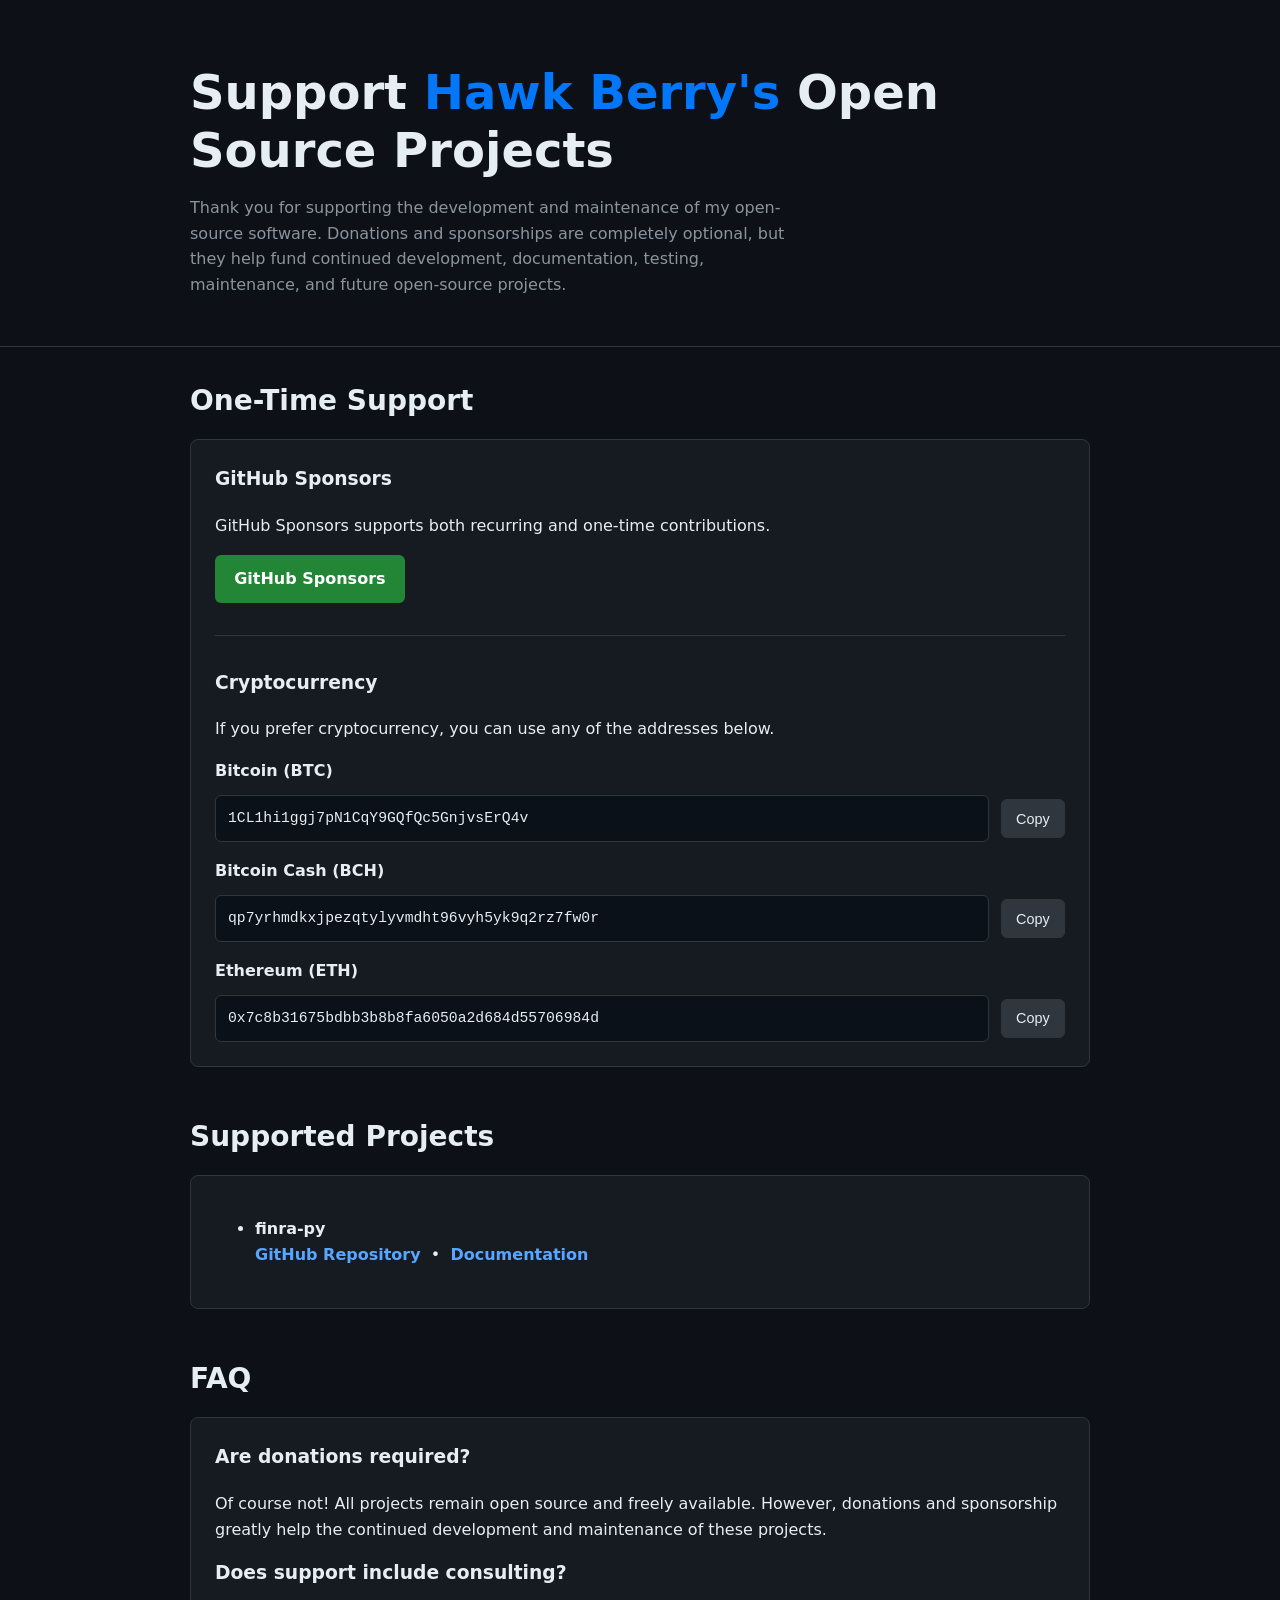
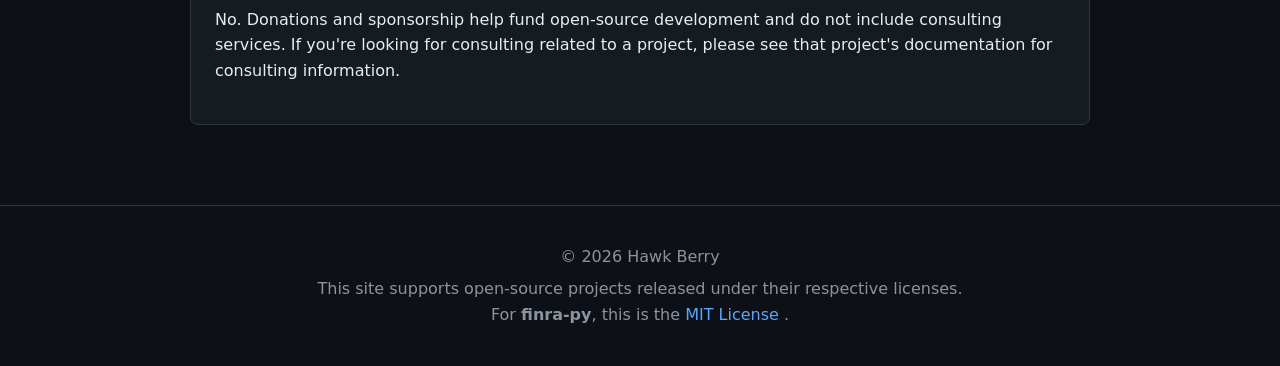
<file: index.html>
<!DOCTYPE html>
<html lang="en">
<head>
  <meta charset="utf-8">
  <meta name="viewport" content="width=device-width, initial-scale=1">
  <title>Support Hawk Berry's Open Source Projects</title>
  <meta name="description" content="Support the continued development of Hawk Berry's open-source software projects through GitHub Sponsors or cryptocurrency donations.">
  <meta name="robots" content="index,follow,max-image-preview:large">
  <meta name="color-scheme" content="light dark">
  <meta name="theme-color" content="#0d1117">
  <link rel="canonical" href="https://support.hawkberry.com/">
  <meta property="og:type" content="website">
  <meta property="og:title" content="Support Hawk Berry's Open Source Projects">
  <meta property="og:description" content="Support the continued development of Hawk Berry's open-source software projects through GitHub Sponsors or cryptocurrency donations.">
  <meta property="og:url" content="https://support.hawkberry.com/">
  <meta property="og:site_name" content="Hawk Berry">
  <meta property="og:image" content="https://support.hawkberry.com/social-preview.png">
  <meta property="og:image:alt" content="Support Hawk Berry's Open Source Projects">
  <meta property="og:locale" content="en_US">
  <meta name="twitter:card" content="summary_large_image">
  <meta name="twitter:title" content="Support Hawk Berry's Open Source Projects">
  <meta name="twitter:description" content="Support the continued development of Hawk Berry's open-source software projects through GitHub Sponsors or cryptocurrency donations.">
  <meta name="twitter:image" content="https://support.hawkberry.com/social-preview.png">
  <link rel="icon" href="favicon.ico" sizes="any">
  <link rel="stylesheet" href="styles.css">
</head>
<body>
<header class="hero">
  <div class="container">
    <h1>Support <span>Hawk Berry's</span> Open Source Projects</h1>
    <p class="lead">
      Thank you for supporting the development and maintenance of my 
      open-source software. Donations and sponsorships are completely 
      optional, but they help fund continued development, documentation, 
      testing, maintenance, and future open-source projects.
    </p>
  </div>
</header>
<main class="container">
  <section id="support">
    <h2>One-Time Support</h2>
    <div class="card">
      <h3>GitHub Sponsors</h3>
      <p>
        GitHub Sponsors supports both recurring and one-time
        contributions.
      </p>
      <p>
        <a class="button" href="https://github.com/sponsors/hawkberry" target="_blank" rel="noopener noreferrer">
          GitHub Sponsors
        </a>
      </p>
      <hr>
      <h3>Cryptocurrency</h3>
      <p>
        If you prefer cryptocurrency, you can use any of the addresses
        below.
      </p>
      <div class="crypto">
        <div class="crypto-item">
          <div class="crypto-header">
            <strong>Bitcoin (BTC)</strong>
          </div>
          <code id="btc-address">
            1CL1hi1ggj7pN1CqY9GQfQc5GnjvsErQ4v
          </code>
          <button class="copy-btn" data-copy="btc-address">
            Copy
          </button>
        </div>
        <div class="crypto-item">
          <div class="crypto-header">
            <strong>Bitcoin Cash (BCH)</strong>
          </div>
          <code id="bch-address">
            qp7yrhmdkxjpezqtylyvmdht96vyh5yk9q2rz7fw0r
          </code>
          <button class="copy-btn" data-copy="bch-address">
            Copy
          </button>
        </div>
        <div class="crypto-item">
          <div class="crypto-header">
            <strong>Ethereum (ETH)</strong>
          </div>
          <code id="eth-address">
            0x7c8b31675bdbb3b8b8fa6050a2d684d55706984d
          </code>
          <button class="copy-btn" data-copy="eth-address">
            Copy
          </button>
        </div>
      </div>
    </div>
  </section>
  <section id="projects">
    <h2>Supported Projects</h2>
    <div class="card">
      <ul class="project-list">
        <li>
          <strong>finra-py</strong><br>
          <a href="https://github.com/hawkberry/finra-py" target="_blank" rel="noopener noreferrer">
            <strong>GitHub Repository</strong>
          </a>
          &nbsp;•&nbsp;
          <a href="https://finra.hawkberry.com/en/latest/" target="_blank" rel="noopener noreferrer">
            <strong>Documentation</strong>
          </a>
        </li>
      </ul>
    </div>
  </section>
  <section id="faq">
    <h2>FAQ</h2>
    <div class="card">
      <h3>Are donations required?</h3>
      <p>
        Of course not! All projects remain open source and freely available.
        However, donations and sponsorship greatly help the continued 
        development and maintenance of these projects.
      </p>
      <h3>Does support include consulting?</h3>
      <p>
        No. Donations and sponsorship help fund open-source 
        development and do not include consulting services.
        If you're looking for consulting related to a project, please
        see that project's documentation for consulting information.
      </p>
    </div>
  </section>
</main>
<footer>
  <div class="container">
    <p> &copy; 2026 Hawk Berry </p>
    <p>
      This site supports open-source projects released under their respective licenses.
      <br>For <strong>finra-py</strong>, this is the 
      <a href="https://github.com/hawkberry/finra-py/blob/main/LICENSE" target="_blank" rel="noopener noreferrer">
        MIT License
      </a>.
    </p>
  </div>
</footer>
<script>
(() => {
  const buttons = document.querySelectorAll(".copy-btn");
  buttons.forEach((button) => {
    button.addEventListener("click", async () => {
      const id = button.dataset.copy;
      const text = document.getElementById(id).textContent.trim();
      try {
        await navigator.clipboard.writeText(text);
        const original = button.textContent;
        button.textContent = "Copied!";
        setTimeout(() => {
          button.textContent = original;
        }, 1500);
      } catch (err) {
        alert("Unable to copy address.");
      }
    });
  });
})();
</script>
</body>
</html>
</file>
<file: styles.css>
:root {
  --bg: #0d1117;
  --panel: #161b22;
  --panel-hover: #1f2937;
  --border: #30363d;
  --text: #e6edf3;
  --text-muted: #8b949e;
  --link: #58a6ff;
  --link-hover: #79c0ff;
  --button: #238636;
  --button-hover: #2ea043;
  --copy: #30363d;
  --copy-hover: #484f58;
  --code-bg: #0b1118;
  --max-width: 900px;
  --radius: 8px;
  --brand: #0277FA;
}

*,
*::before,
*::after {
  box-sizing: border-box;
}
html {
  scroll-behavior: smooth;
}
body {
  margin: 0;
  background: var(--bg);
  color: var(--text);
  font-family:
      system-ui,
      -apple-system,
      BlinkMacSystemFont,
      "Segoe UI",
      Roboto,
      Helvetica,
      Arial,
      sans-serif;
  font-size: 16px;
  line-height: 1.6;
}
.container {
  width: min(100% - 2rem, var(--max-width));
  margin-inline: auto;
}
.hero {
  padding: 4rem 0 2rem;
  border-bottom: 1px solid var(--border);
}
main {
  padding: 2rem 0;
}
section {
  margin-bottom: 3rem;
}
h1 {
  margin: 0;
  font-size: clamp(2rem, 4vw, 3rem);
  line-height: 1.2;
}
h1 span {
  color: var(--brand);
}
h2 {
  margin-top: 0;
  margin-bottom: 1rem;
  font-size: 1.75rem;
}
h3 {
  margin-top: 0;
}
.lead {
  margin-top: 1rem;
  color: var(--text-muted);
  max-width: 60ch;
}
p {
  margin-top: 0;
}
a {
  color: var(--link);
  text-decoration: none;
}
a:hover {
  color: var(--link-hover);
  text-decoration: underline;
}
.card {
  background: var(--panel);
  border: 1px solid var(--border);
  border-radius: var(--radius);
  padding: 1.5rem;
}
hr {
  border: 0;
  border-top: 1px solid var(--border);
  margin: 2rem 0;
}
.button {
  display: inline-block;
  background: var(--button);
  color: white;
  padding: .7rem 1.2rem;
  border-radius: 6px;
  font-weight: 600;
}
.button:hover {
  background: var(--button-hover);
  color: white;
  text-decoration: none;
}
.crypto {
  display: flex;
  flex-direction: column;
  gap: 1rem;
}
.crypto-item {
  display: flex;
  flex-wrap: wrap;
  align-items: center;
  gap: .75rem;
}
.crypto-header {
  width: 100%;
}
code {
  flex: 1;
  min-width: 260px;
  overflow-wrap: anywhere;
  background: var(--code-bg);
  border: 1px solid var(--border);
  border-radius: 6px;
  padding: .65rem .75rem;
  font-size: .92rem;
  font-family:
      ui-monospace,
      SFMono-Regular,
      Consolas,
      "Liberation Mono",
      monospace;
}
.copy-btn {
  cursor: pointer;
  border: 1px solid var(--border);
  border-radius: 6px;
  background: var(--copy);
  color: var(--text);
  padding: .65rem .9rem;
  font-size: .9rem;
}
.copy-btn:hover 
  background: var(--copy-hover);
}
.project-list {
  margin: 0;
  padding-left: 1.2rem;
}
.project-list li {
  margin-bottom: .75rem;
}
footer {
  border-top: 1px solid var(--border);
  padding: 2rem 0;
  text-align: center;
  color: var(--text-muted);
}
footer p {
  margin: .4rem 0;
}
@media (max-width: 640px) {
  .crypto-item {
    flex-direction: column;
    align-items: stretch;
  }
  code {
    min-width: 100%;
  }
  .copy-btn {
    width: 100%;
  }
}
</file>
